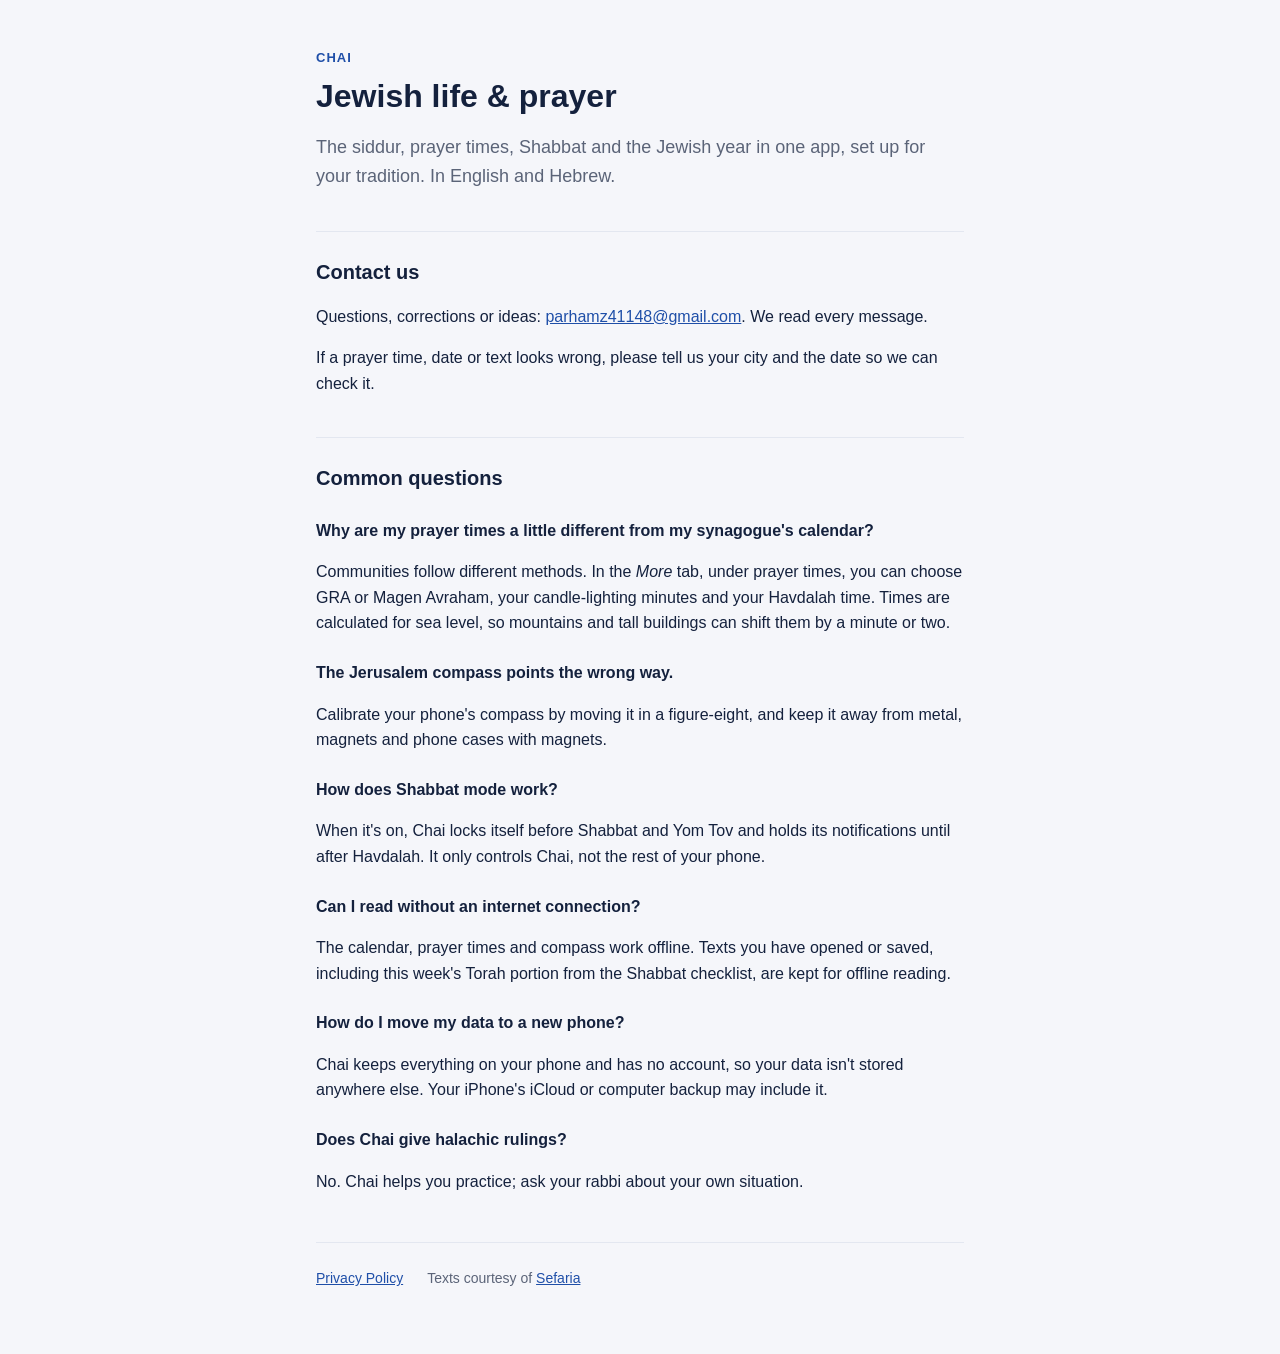
<file: index.html>
<!doctype html>
<html lang="en">
<head>
<meta charset="utf-8">
<meta name="viewport" content="width=device-width, initial-scale=1">
<title>Chai — Support</title>
<link rel="stylesheet" href="style.css">
</head>
<body>
<main>
  <p class="brand">Chai</p>
  <h1>Jewish life &amp; prayer</h1>
  <p class="lead">The siddur, prayer times, Shabbat and the Jewish year in one app, set up for your tradition. In English and Hebrew.</p>

  <h2>Contact us</h2>
  <p>Questions, corrections or ideas: <a href="mailto:parhamz41148@gmail.com">parhamz41148@gmail.com</a>. We read every message.</p>
  <p>If a prayer time, date or text looks wrong, please tell us your city and the date so we can check it.</p>

  <h2>Common questions</h2>

  <h3>Why are my prayer times a little different from my synagogue's calendar?</h3>
  <p>Communities follow different methods. In the <em>More</em> tab, under prayer times, you can choose GRA or Magen Avraham, your candle-lighting minutes and your Havdalah time. Times are calculated for sea level, so mountains and tall buildings can shift them by a minute or two.</p>

  <h3>The Jerusalem compass points the wrong way.</h3>
  <p>Calibrate your phone's compass by moving it in a figure-eight, and keep it away from metal, magnets and phone cases with magnets.</p>

  <h3>How does Shabbat mode work?</h3>
  <p>When it's on, Chai locks itself before Shabbat and Yom Tov and holds its notifications until after Havdalah. It only controls Chai, not the rest of your phone.</p>

  <h3>Can I read without an internet connection?</h3>
  <p>The calendar, prayer times and compass work offline. Texts you have opened or saved, including this week's Torah portion from the Shabbat checklist, are kept for offline reading.</p>

  <h3>How do I move my data to a new phone?</h3>
  <p>Chai keeps everything on your phone and has no account, so your data isn't stored anywhere else. Your iPhone's iCloud or computer backup may include it.</p>

  <h3>Does Chai give halachic rulings?</h3>
  <p>No. Chai helps you practice; ask your rabbi about your own situation.</p>

  <footer>
    <a href="privacy.html">Privacy Policy</a>
    <span>Texts courtesy of <a href="https://www.sefaria.org">Sefaria</a></span>
  </footer>
</main>
</body>
</html>
</file>
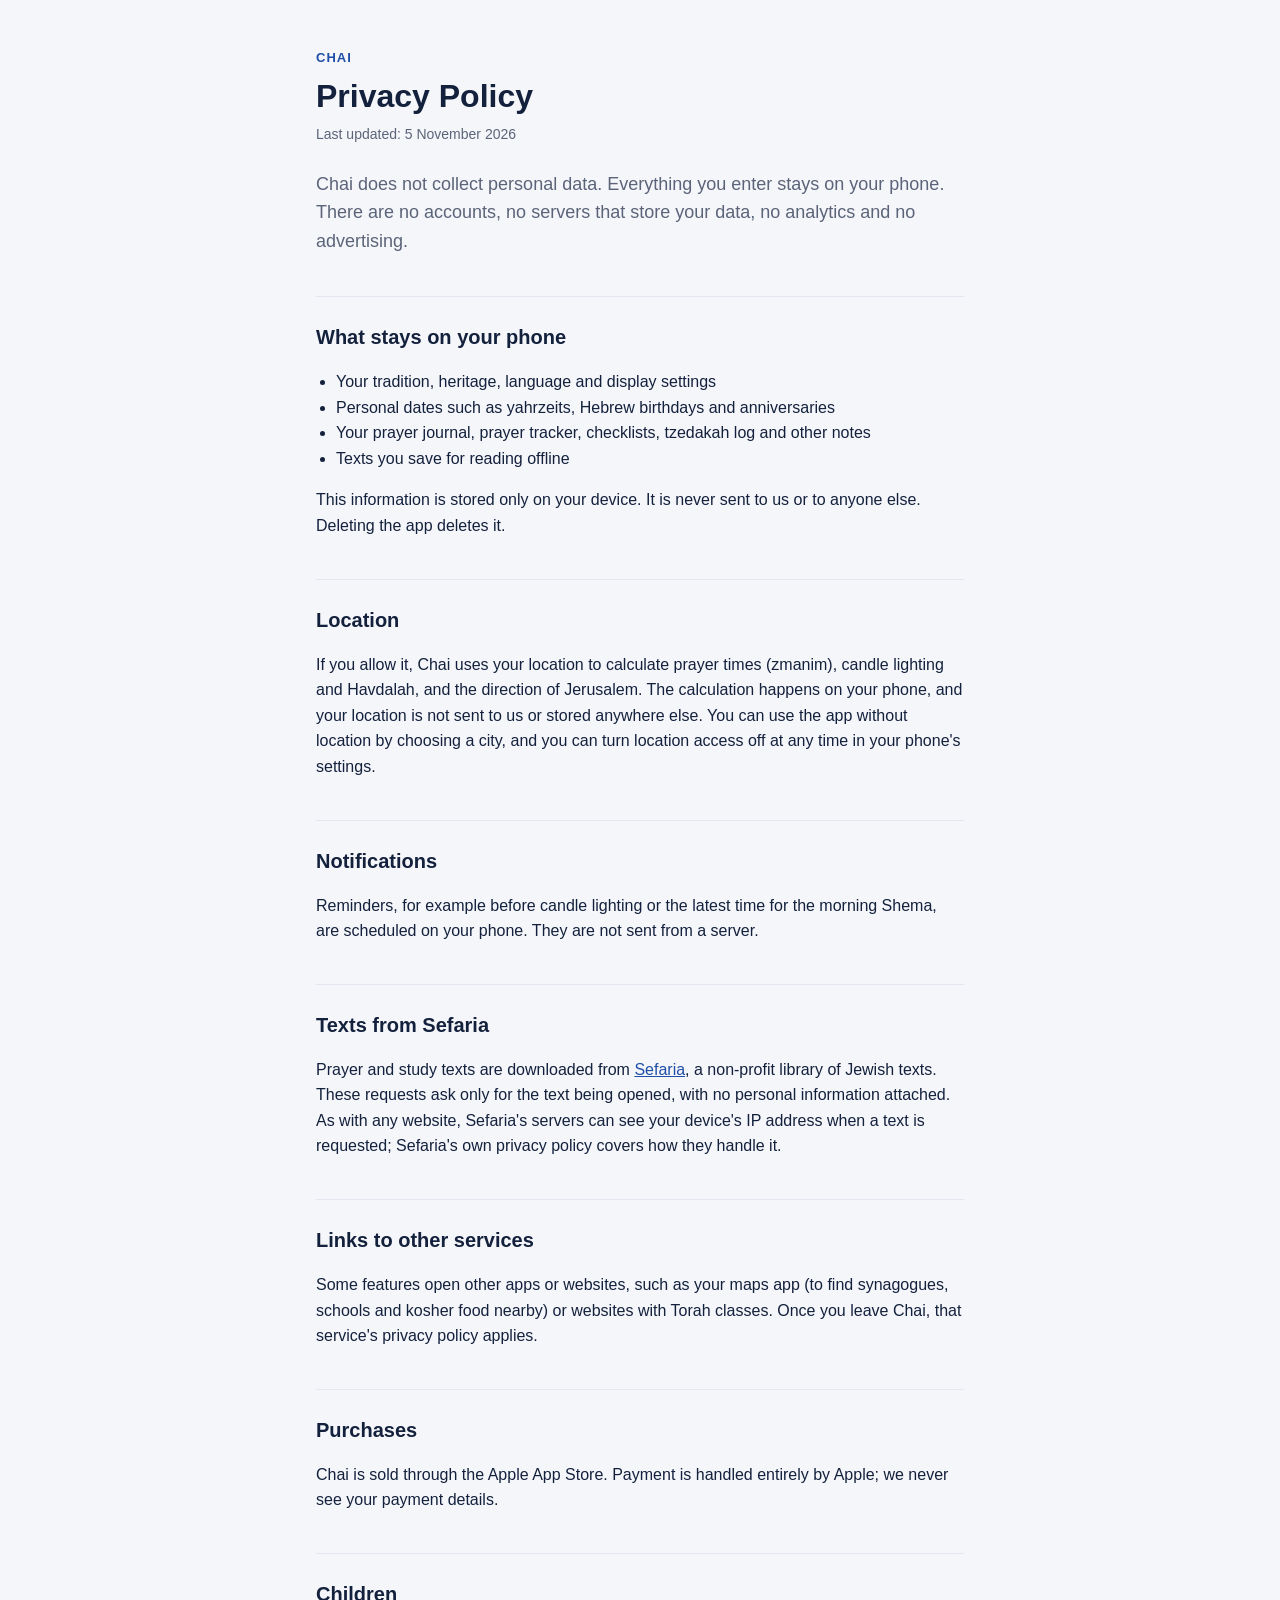
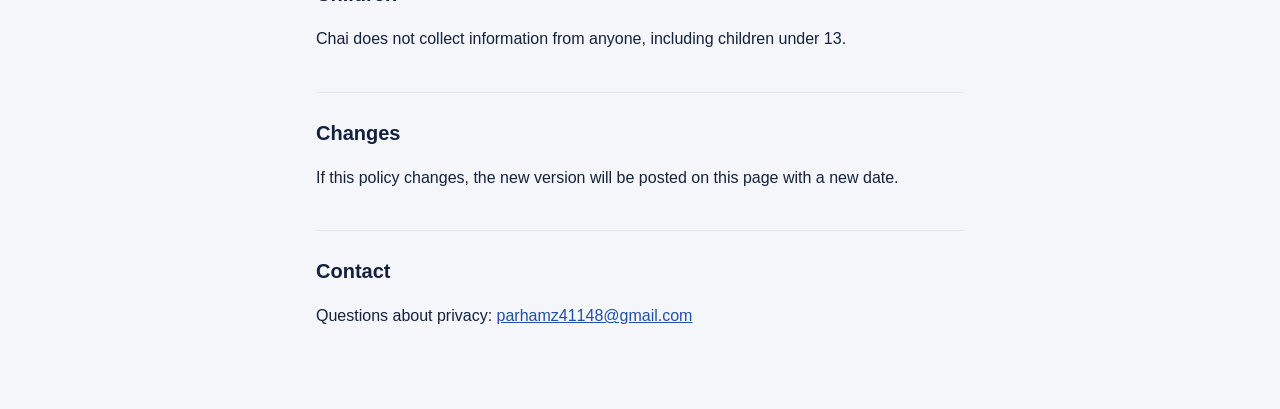
<file: privacy.html>
<!doctype html>
<html lang="en">
<head>
<meta charset="utf-8">
<meta name="viewport" content="width=device-width, initial-scale=1">
<title>Chai — Privacy Policy</title>
<link rel="stylesheet" href="style.css">
</head>
<body>
<main>
  <p class="brand"><a href="./">Chai</a></p>
  <h1>Privacy Policy</h1>
  <p class="meta">Last updated: 5 November 2026</p>

  <p class="lead">Chai does not collect personal data. Everything you enter stays on your phone. There are no accounts, no servers that store your data, no analytics and no advertising.</p>

  <h2>What stays on your phone</h2>
  <ul>
    <li>Your tradition, heritage, language and display settings</li>
    <li>Personal dates such as yahrzeits, Hebrew birthdays and anniversaries</li>
    <li>Your prayer journal, prayer tracker, checklists, tzedakah log and other notes</li>
    <li>Texts you save for reading offline</li>
  </ul>
  <p>This information is stored only on your device. It is never sent to us or to anyone else. Deleting the app deletes it.</p>

  <h2>Location</h2>
  <p>If you allow it, Chai uses your location to calculate prayer times (zmanim), candle lighting and Havdalah, and the direction of Jerusalem. The calculation happens on your phone, and your location is not sent to us or stored anywhere else. You can use the app without location by choosing a city, and you can turn location access off at any time in your phone's settings.</p>

  <h2>Notifications</h2>
  <p>Reminders, for example before candle lighting or the latest time for the morning Shema, are scheduled on your phone. They are not sent from a server.</p>

  <h2>Texts from Sefaria</h2>
  <p>Prayer and study texts are downloaded from <a href="https://www.sefaria.org">Sefaria</a>, a non-profit library of Jewish texts. These requests ask only for the text being opened, with no personal information attached. As with any website, Sefaria's servers can see your device's IP address when a text is requested; Sefaria's own privacy policy covers how they handle it.</p>

  <h2>Links to other services</h2>
  <p>Some features open other apps or websites, such as your maps app (to find synagogues, schools and kosher food nearby) or websites with Torah classes. Once you leave Chai, that service's privacy policy applies.</p>

  <h2>Purchases</h2>
  <p>Chai is sold through the Apple App Store. Payment is handled entirely by Apple; we never see your payment details.</p>

  <h2>Children</h2>
  <p>Chai does not collect information from anyone, including children under 13.</p>

  <h2>Changes</h2>
  <p>If this policy changes, the new version will be posted on this page with a new date.</p>

  <h2>Contact</h2>
  <p>Questions about privacy: <a href="mailto:parhamz41148@gmail.com">parhamz41148@gmail.com</a></p>
</main>
</body>
</html>
</file>
<file: style.css>
:root {
  --bg: #F5F6FA;
  --card: #FFFFFF;
  --ink: #14213D;
  --muted: #5B6478;
  --accent: #1F4FA8;
  --line: #E3E7F0;
}
@media (prefers-color-scheme: dark) {
  :root {
    --bg: #0E1526;
    --card: #162038;
    --ink: #EEF1F7;
    --muted: #A3ACBF;
    --accent: #8FB0F0;
    --line: #26314C;
  }
}
* { box-sizing: border-box; }
body {
  margin: 0;
  background: var(--bg);
  color: var(--ink);
  font: 16px/1.6 -apple-system, BlinkMacSystemFont, "Segoe UI", Roboto, "Helvetica Neue", Arial, sans-serif;
}
main {
  max-width: 680px;
  margin: 0 auto;
  padding: 48px 16px 64px;
}
.brand { margin: 0 0 8px; font-weight: 700; letter-spacing: .08em; text-transform: uppercase; font-size: 13px; color: var(--accent); }
.brand a { color: inherit; text-decoration: none; }
h1 { font-size: 32px; line-height: 1.2; margin: 0 0 8px; }
h2 { font-size: 20px; margin: 40px 0 8px; padding-top: 24px; border-top: 1px solid var(--line); }
h3 { font-size: 16px; margin: 24px 0 4px; }
p, li { color: var(--ink); }
.meta { color: var(--muted); font-size: 14px; margin: 0 0 24px; }
.lead { font-size: 18px; color: var(--muted); }
a { color: var(--accent); }
ul { padding-left: 20px; }
footer {
  margin-top: 48px;
  padding-top: 24px;
  border-top: 1px solid var(--line);
  display: flex;
  flex-wrap: wrap;
  gap: 8px 24px;
  font-size: 14px;
  color: var(--muted);
}
</file>
